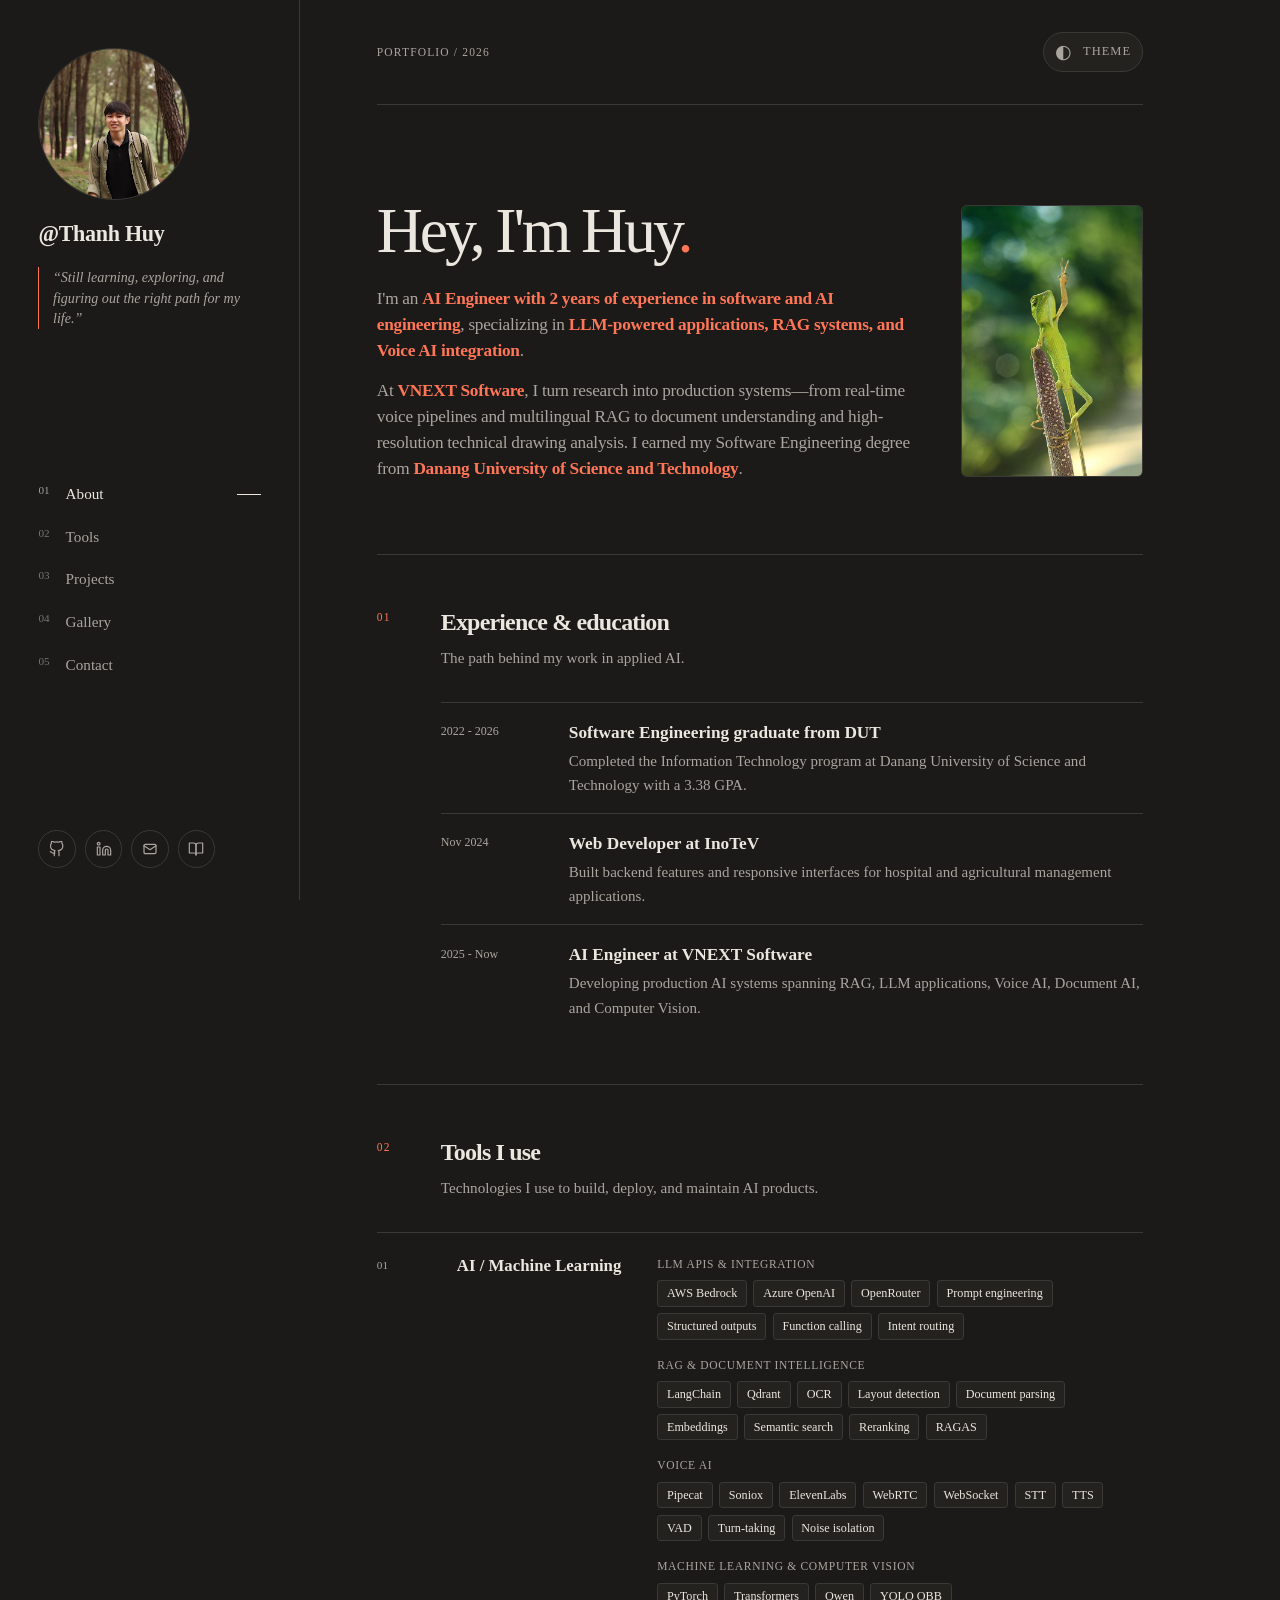
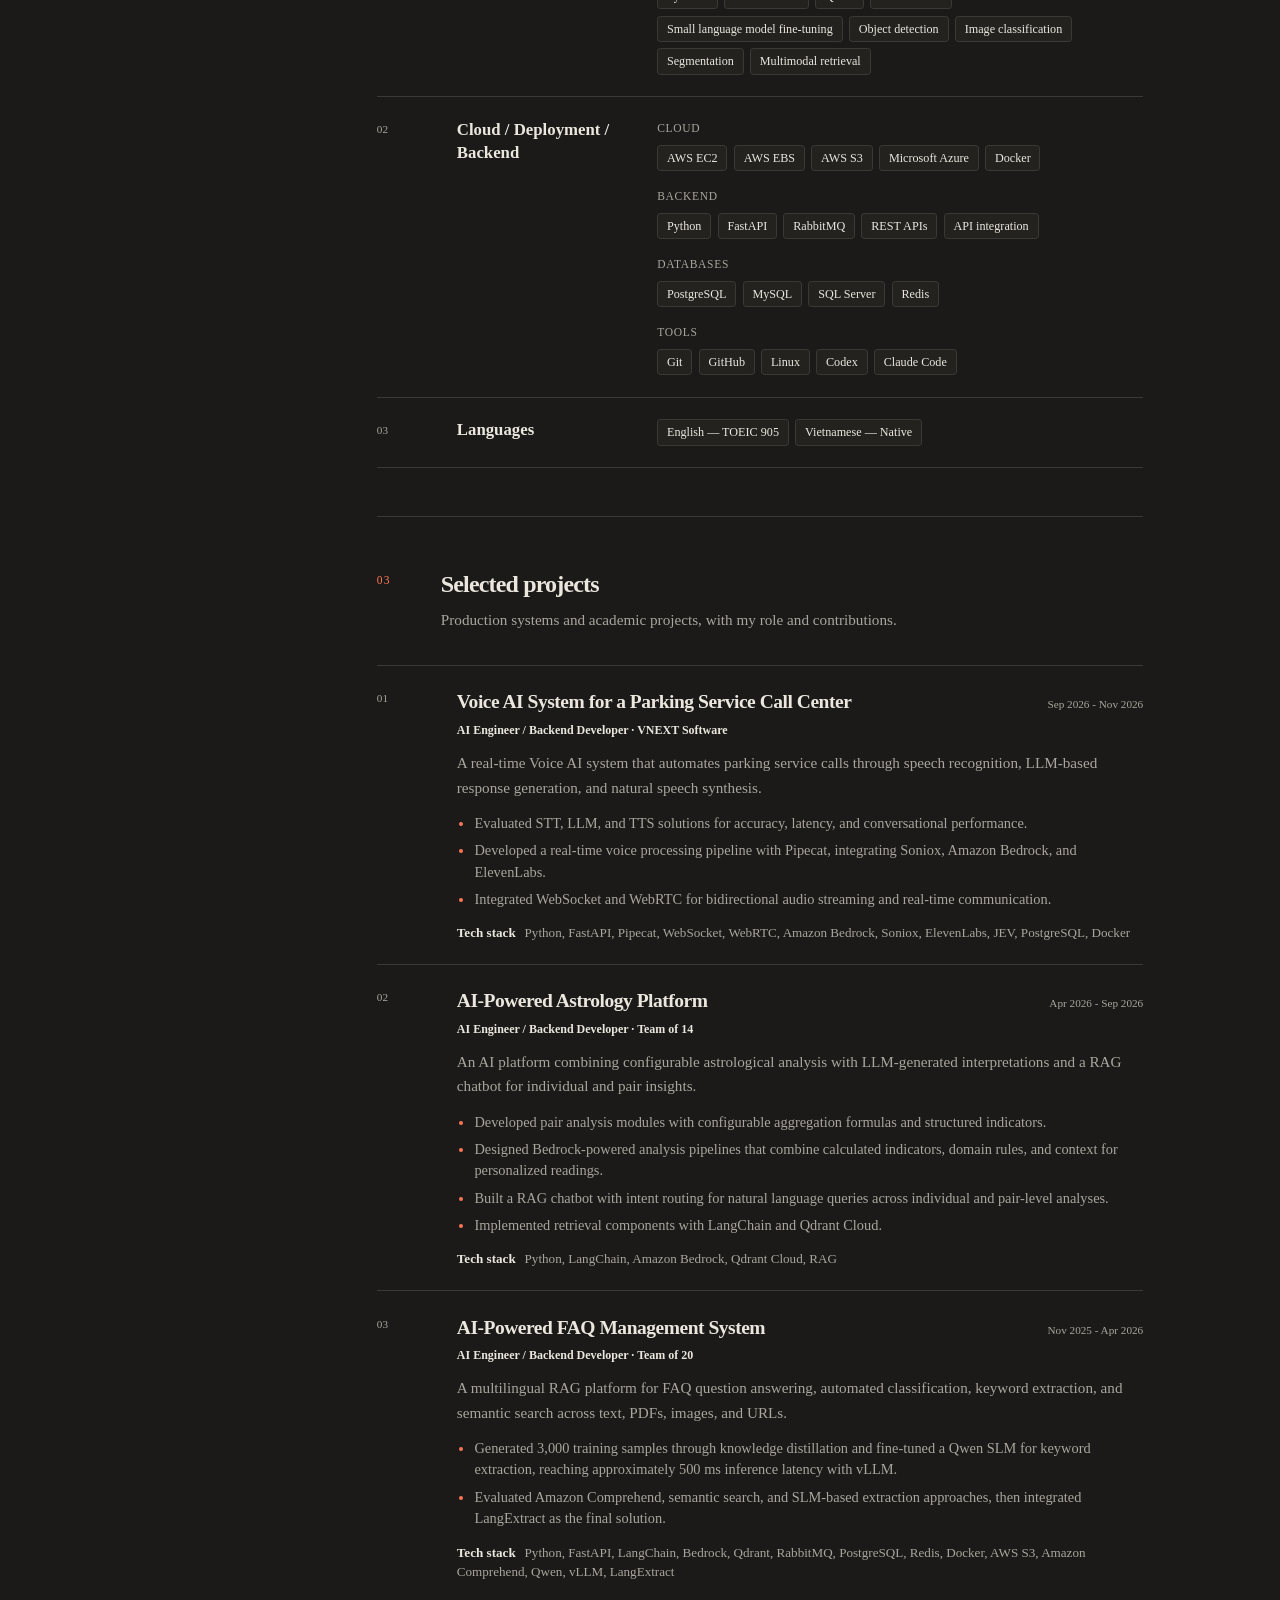
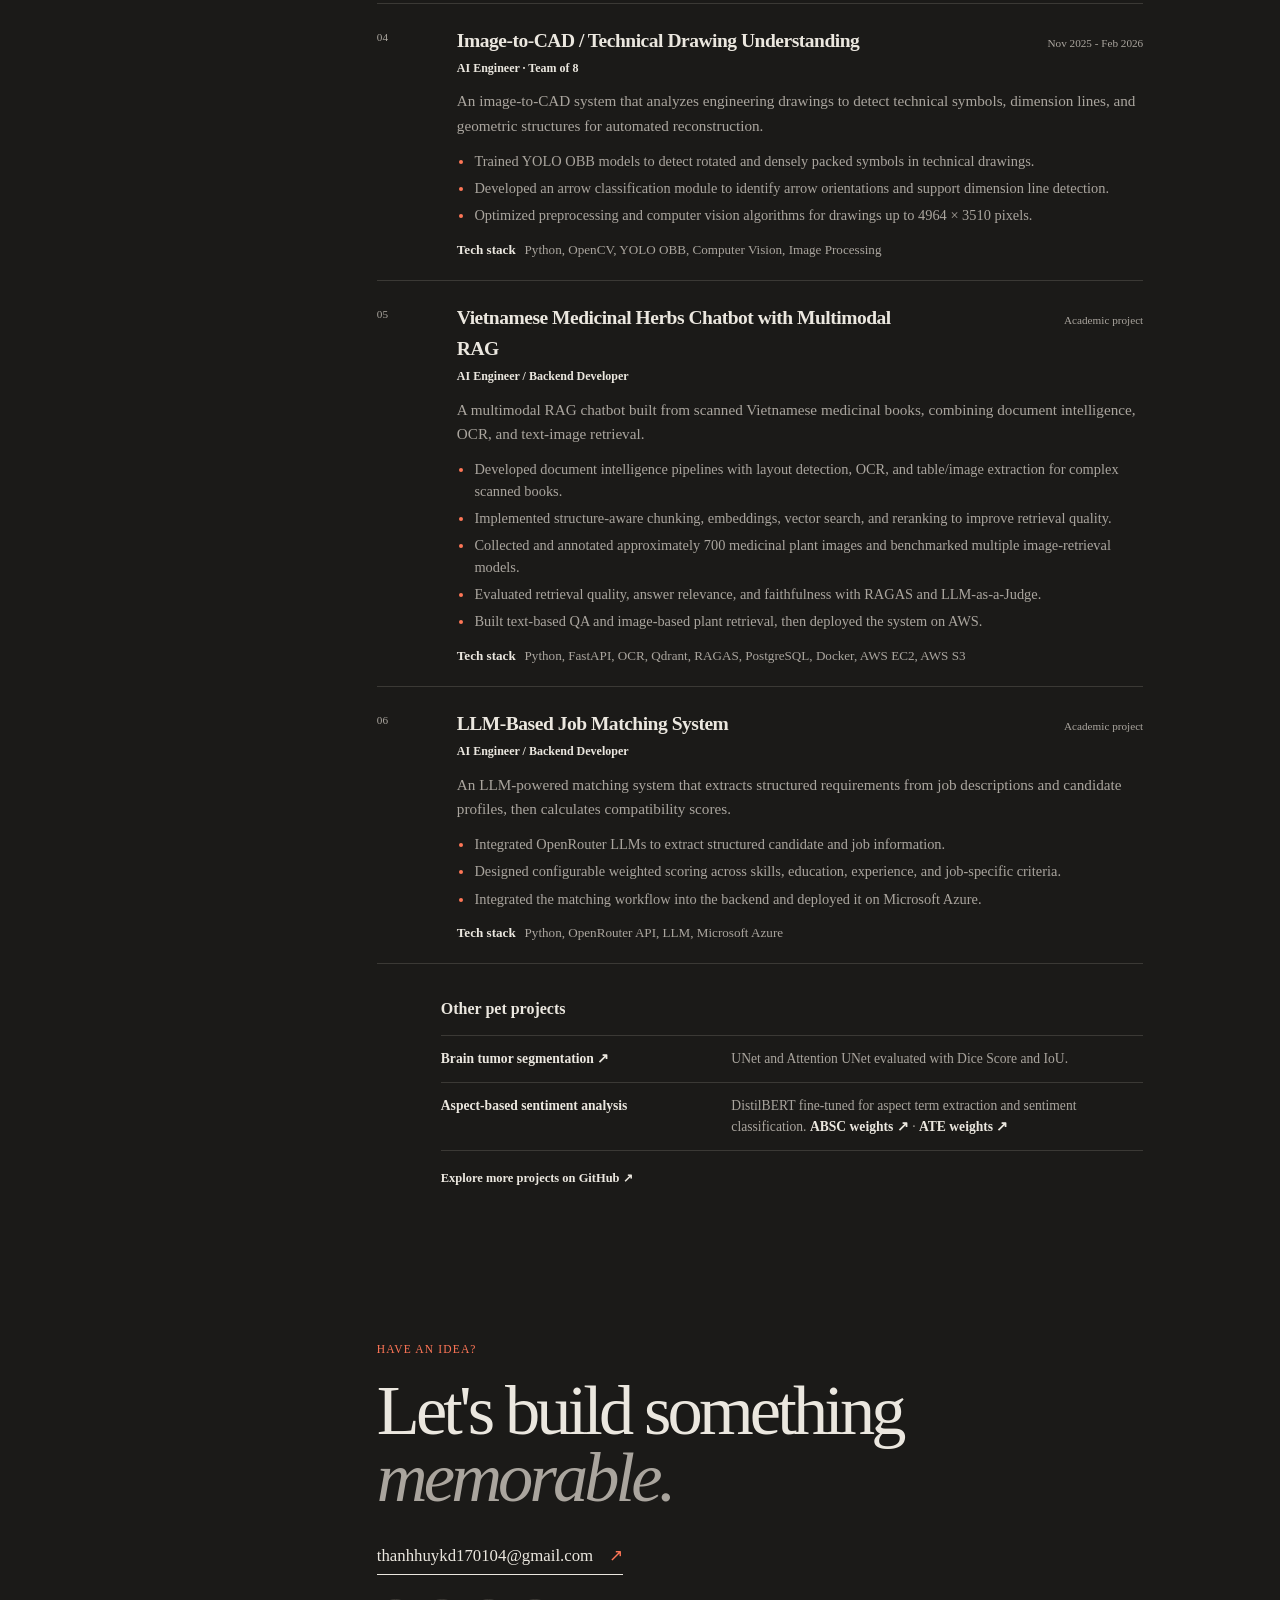
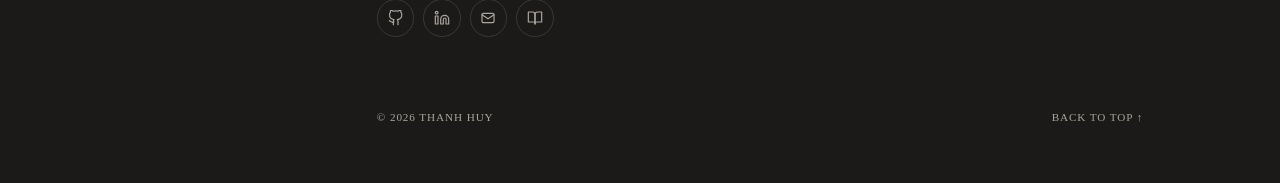
<file: index.html>
<!doctype html>
<html lang="en" class="dark">
  <head>
    <meta charset="UTF-8" />
    <meta name="viewport" content="width=device-width, initial-scale=1.0" />
    <meta
      name="description"
      content="Thanh Huy is an AI Engineer building production LLM, RAG, Voice AI, Document AI, and Computer Vision systems."
    />
    <meta name="theme-color" content="#f4f1eb" />
    <title>Thanh Huy — AI Engineer</title>
    <script>
      let savedTheme = "dark";
      try {
        savedTheme = localStorage.getItem("theme") || "dark";
      } catch {}
      document.documentElement.classList.toggle("dark", savedTheme !== "light");
      document.querySelector('meta[name="theme-color"]').content = savedTheme === "light" ? "#f4f1eb" : "#1b1a18";
    </script>
    <link rel="stylesheet" href="styles.css" />
    <script src="script.js" defer></script>
  </head>
  <body>
    <a class="skip-link" id="skip-link" href="#main-a">Skip to main content</a>

    <div id="app">
      <section class="portfolio" aria-label="Portfolio">
        <div class="garden-shell">
          <aside class="garden-sidebar">
            <div class="sidebar-profile">
              <img
                class="sidebar-avatar"
                src="assets/avatar.jpg"
                alt="Portrait of Thanh Huy in a pine forest"
                width="288"
                height="288"
              />
              <a class="wordmark" href="#" aria-label="Home">
                <h2>@Thanh Huy</h2>
              </a>
              <blockquote class="sidebar-quote">
                <p>“Still learning, exploring, and figuring out the right path for my life.”</p>
              </blockquote>
            </div>

            <nav class="side-nav" aria-label="Main navigation">
              <a class="active" href="#about-a" aria-current="page"><span>01</span> About</a>
              <a href="#tools-a"><span>02</span> Tools</a>
              <a href="#work-a"><span>03</span> Projects</a>
              <a href="gallery.html"><span>04</span> Gallery</a>
              <a href="#contact-a"><span>05</span> Contact</a>
            </nav>

            <div class="sidebar-foot">
              <div class="socials">
                <a href="https://github.com/Thanhhuyluu" target="_blank" rel="noopener noreferrer" aria-label="GitHub" title="GitHub">
                  <svg viewBox="0 0 24 24" aria-hidden="true"><path d="M15 22v-4a4.8 4.8 0 0 0-1-3.5c3.28-.36 6.72-1.61 6.72-7.25A5.65 5.65 0 0 0 19.22 3.3 5.4 5.4 0 0 0 19.08.35S17.9 0 15 1.85a13.38 13.38 0 0 0-7 0C5.1 0 3.92.35 3.92.35a5.4 5.4 0 0 0-.14 2.95 5.65 5.65 0 0 0-1.5 3.95c0 5.64 3.44 6.89 6.72 7.25A4.8 4.8 0 0 0 8 18v4"/><path d="M9 18c-4.51 2-5-2-7-2"/></svg>
                </a>
                <a href="https://www.linkedin.com/in/huy-luu-6763a7280/" target="_blank" rel="noopener noreferrer" aria-label="LinkedIn" title="LinkedIn">
                  <svg viewBox="0 0 24 24" aria-hidden="true"><path d="M16 8a6 6 0 0 1 6 6v7h-4v-7a2 2 0 0 0-4 0v7h-4v-7a6 6 0 0 1 6-6z"/><rect width="4" height="12" x="2" y="9"/><circle cx="4" cy="4" r="2"/></svg>
                </a>
                <a href="mailto:thanhhuykd170104@gmail.com" aria-label="Email" title="Email">
                  <svg viewBox="0 0 24 24" aria-hidden="true"><rect width="18" height="14" x="3" y="5" rx="2"/><path d="m3 7 9 6 9-6"/></svg>
                </a>
                <a href="https://www.goodreads.com/user/show/158302206-huy-luu" target="_blank" rel="noopener noreferrer" aria-label="Goodreads" title="Goodreads">
                  <svg viewBox="0 0 24 24" aria-hidden="true"><path d="M2 3h6a4 4 0 0 1 4 4v14a3 3 0 0 0-3-3H2z"/><path d="M22 3h-6a4 4 0 0 0-4 4v14a3 3 0 0 1 3-3h7z"/></svg>
                </a>
              </div>
            </div>
          </aside>

          <main class="garden-main" id="main-a">
            <header class="mobile-header">
              <a class="wordmark" href="#">@Thanh Huy</a>
              <div class="mobile-actions">
                <a class="mobile-nav-link" href="gallery.html">Gallery</a>
                <button class="theme-toggle" type="button" aria-label="Toggle light and dark theme">
                  <span class="theme-icon" aria-hidden="true">◐</span>
                </button>
              </div>
            </header>

            <div class="desktop-toolbar">
              <span>Portfolio / 2026</span>
              <button class="theme-toggle" type="button" aria-label="Toggle light and dark theme">
                <span class="theme-icon" aria-hidden="true">◐</span>
                <span>Theme</span>
              </button>
            </div>

            <section class="hero-a" id="about-a">
              <div class="about-layout">
                <div class="about-copy">
                  <h1>Hey, I'm Huy<span class="accent-dot">.</span></h1>
                  <p class="hero-lede">
                    I'm an <strong>AI Engineer with 2 years of experience in software and AI engineering</strong>, specializing in <strong>LLM-powered applications, RAG systems, and Voice AI integration</strong>.
                  </p>
                  <p class="hero-lede">
                    At <strong>VNEXT Software</strong>, I turn research into production systems—from real-time voice pipelines and multilingual RAG to document understanding and high-resolution technical drawing analysis. I earned my Software Engineering degree from <strong>Danang University of Science and Technology</strong>.
                  </p>
                </div>
                <figure class="about-photo">
                  <img
                    src="assets/peace.jpg"
                    alt="A green lizard raising two toes like a peace sign"
                    width="600"
                    height="900"
                    decoding="async"
                  />
                </figure>
              </div>
            </section>

            <section class="timeline-section section-rule" aria-labelledby="timeline-title-a">
              <div class="section-heading">
                <p class="section-index">01</p>
                <div>
                  <h2 id="timeline-title-a">Experience &amp; education</h2>
                  <p>The path behind my work in applied AI.</p>
                </div>
              </div>
              <ol class="timeline">
                <li>
                  <time>2022 - 2026</time>
                  <div><strong>Software Engineering graduate from DUT</strong><p>Completed the Information Technology program at Danang University of Science and Technology with a 3.38 GPA.</p></div>
                </li>
                <li>
                  <time>Nov 2024</time>
                  <div><strong>Web Developer at InoTeV</strong><p>Built backend features and responsive interfaces for hospital and agricultural management applications.</p></div>
                </li>
                <li>
                  <time>2025 - Now</time>
                  <div><strong>AI Engineer at VNEXT Software</strong><p>Developing production AI systems spanning RAG, LLM applications, Voice AI, Document AI, and Computer Vision.</p></div>
                </li>
              </ol>
            </section>

            <section class="section-rule" id="tools-a" aria-labelledby="tools-title-a">
              <div class="section-heading">
                <p class="section-index">02</p>
                <div>
                  <h2 id="tools-title-a">Tools I use</h2>
                  <p>Technologies I use to build, deploy, and maintain AI products.</p>
                </div>
              </div>

              <div class="tool-groups">
                <article class="tool-group">
                  <p class="tool-number">01</p>
                  <h3>AI / Machine Learning</h3>
                  <div class="tool-details">
                    <div class="tool-cluster">
                      <h4>LLM APIs &amp; integration</h4>
                      <div class="tool-tags"><span>AWS Bedrock</span><span>Azure OpenAI</span><span>OpenRouter</span><span>Prompt engineering</span><span>Structured outputs</span><span>Function calling</span><span>Intent routing</span></div>
                    </div>
                    <div class="tool-cluster">
                      <h4>RAG &amp; document intelligence</h4>
                      <div class="tool-tags"><span>LangChain</span><span>Qdrant</span><span>OCR</span><span>Layout detection</span><span>Document parsing</span><span>Embeddings</span><span>Semantic search</span><span>Reranking</span><span>RAGAS</span></div>
                    </div>
                    <div class="tool-cluster">
                      <h4>Voice AI</h4>
                      <div class="tool-tags"><span>Pipecat</span><span>Soniox</span><span>ElevenLabs</span><span>WebRTC</span><span>WebSocket</span><span>STT</span><span>TTS</span><span>VAD</span><span>Turn-taking</span><span>Noise isolation</span></div>
                    </div>
                    <div class="tool-cluster">
                      <h4>Machine learning &amp; computer vision</h4>
                      <div class="tool-tags"><span>PyTorch</span><span>Transformers</span><span>Qwen</span><span>YOLO OBB</span><span>Small language model fine-tuning</span><span>Object detection</span><span>Image classification</span><span>Segmentation</span><span>Multimodal retrieval</span></div>
                    </div>
                  </div>
                </article>

                <article class="tool-group">
                  <p class="tool-number">02</p>
                  <h3>Cloud / Deployment / Backend</h3>
                  <div class="tool-details">
                    <div class="tool-cluster">
                      <h4>Cloud</h4>
                      <div class="tool-tags"><span>AWS EC2</span><span>AWS EBS</span><span>AWS S3</span><span>Microsoft Azure</span><span>Docker</span></div>
                    </div>
                    <div class="tool-cluster">
                      <h4>Backend</h4>
                      <div class="tool-tags"><span>Python</span><span>FastAPI</span><span>RabbitMQ</span><span>REST APIs</span><span>API integration</span></div>
                    </div>
                    <div class="tool-cluster">
                      <h4>Databases</h4>
                      <div class="tool-tags"><span>PostgreSQL</span><span>MySQL</span><span>SQL Server</span><span>Redis</span></div>
                    </div>
                    <div class="tool-cluster">
                      <h4>Tools</h4>
                      <div class="tool-tags"><span>Git</span><span>GitHub</span><span>Linux</span><span>Codex</span><span>Claude Code</span></div>
                    </div>
                  </div>
                </article>

                <article class="tool-group">
                  <p class="tool-number">03</p>
                  <h3>Languages</h3>
                  <div class="tool-details">
                    <div class="tool-tags"><span>English — TOEIC 905</span><span>Vietnamese — Native</span></div>
                  </div>
                </article>
              </div>
            </section>

            <section class="section-rule" id="work-a" aria-labelledby="work-title-a">
              <div class="section-heading section-heading-row">
                <div class="heading-cluster">
                  <p class="section-index">03</p>
                  <div><h2 id="work-title-a">Selected projects</h2><p>Production systems and academic projects, with my role and contributions.</p></div>
                </div>
              </div>
              <div class="project-list">
                <article class="project-row project-case">
                  <div class="project-number">01</div>
                  <div class="project-copy">
                    <div class="project-heading"><h3>Voice AI System for a Parking Service Call Center</h3><span>Sep 2026 - Nov 2026</span></div>
                    <p class="project-role">AI Engineer / Backend Developer · VNEXT Software</p>
                    <p>A real-time Voice AI system that automates parking service calls through speech recognition, LLM-based response generation, and natural speech synthesis.</p>
                    <ul class="project-highlights">
                      <li>Evaluated STT, LLM, and TTS solutions for accuracy, latency, and conversational performance.</li>
                      <li>Developed a real-time voice processing pipeline with Pipecat, integrating Soniox, Amazon Bedrock, and ElevenLabs.</li>
                      <li>Integrated WebSocket and WebRTC for bidirectional audio streaming and real-time communication.</li>
                    </ul>
                    <p class="project-stack"><strong>Tech stack</strong> Python, FastAPI, Pipecat, WebSocket, WebRTC, Amazon Bedrock, Soniox, ElevenLabs, JEV, PostgreSQL, Docker</p>
                  </div>
                </article>
                <article class="project-row project-case">
                  <div class="project-number">02</div>
                  <div class="project-copy">
                    <div class="project-heading"><h3>AI-Powered Astrology Platform</h3><span>Apr 2026 - Sep 2026</span></div>
                    <p class="project-role">AI Engineer / Backend Developer · Team of 14</p>
                    <p>An AI platform combining configurable astrological analysis with LLM-generated interpretations and a RAG chatbot for individual and pair insights.</p>
                    <ul class="project-highlights">
                      <li>Developed pair analysis modules with configurable aggregation formulas and structured indicators.</li>
                      <li>Designed Bedrock-powered analysis pipelines that combine calculated indicators, domain rules, and context for personalized readings.</li>
                      <li>Built a RAG chatbot with intent routing for natural language queries across individual and pair-level analyses.</li>
                      <li>Implemented retrieval components with LangChain and Qdrant Cloud.</li>
                    </ul>
                    <p class="project-stack"><strong>Tech stack</strong> Python, LangChain, Amazon Bedrock, Qdrant Cloud, RAG</p>
                  </div>
                </article>
                <article class="project-row project-case">
                  <div class="project-number">03</div>
                  <div class="project-copy">
                    <div class="project-heading"><h3>AI-Powered FAQ Management System</h3><span>Nov 2025 - Apr 2026</span></div>
                    <p class="project-role">AI Engineer / Backend Developer · Team of 20</p>
                    <p>A multilingual RAG platform for FAQ question answering, automated classification, keyword extraction, and semantic search across text, PDFs, images, and URLs.</p>
                    <ul class="project-highlights">
                      <li>Generated 3,000 training samples through knowledge distillation and fine-tuned a Qwen SLM for keyword extraction, reaching approximately 500 ms inference latency with vLLM.</li>
                      <li>Evaluated Amazon Comprehend, semantic search, and SLM-based extraction approaches, then integrated LangExtract as the final solution.</li>
                    </ul>
                    <p class="project-stack"><strong>Tech stack</strong> Python, FastAPI, LangChain, Bedrock, Qdrant, RabbitMQ, PostgreSQL, Redis, Docker, AWS S3, Amazon Comprehend, Qwen, vLLM, LangExtract</p>
                  </div>
                </article>
                <article class="project-row project-case">
                  <div class="project-number">04</div>
                  <div class="project-copy">
                    <div class="project-heading"><h3>Image-to-CAD / Technical Drawing Understanding</h3><span>Nov 2025 - Feb 2026</span></div>
                    <p class="project-role">AI Engineer · Team of 8</p>
                    <p>An image-to-CAD system that analyzes engineering drawings to detect technical symbols, dimension lines, and geometric structures for automated reconstruction.</p>
                    <ul class="project-highlights">
                      <li>Trained YOLO OBB models to detect rotated and densely packed symbols in technical drawings.</li>
                      <li>Developed an arrow classification module to identify arrow orientations and support dimension line detection.</li>
                      <li>Optimized preprocessing and computer vision algorithms for drawings up to 4964 × 3510 pixels.</li>
                    </ul>
                    <p class="project-stack"><strong>Tech stack</strong> Python, OpenCV, YOLO OBB, Computer Vision, Image Processing</p>
                  </div>
                </article>
                <article class="project-row project-case">
                  <div class="project-number">05</div>
                  <div class="project-copy">
                    <div class="project-heading"><h3>Vietnamese Medicinal Herbs Chatbot with Multimodal RAG</h3><span>Academic project</span></div>
                    <p class="project-role">AI Engineer / Backend Developer</p>
                    <p>A multimodal RAG chatbot built from scanned Vietnamese medicinal books, combining document intelligence, OCR, and text-image retrieval.</p>
                    <ul class="project-highlights">
                      <li>Developed document intelligence pipelines with layout detection, OCR, and table/image extraction for complex scanned books.</li>
                      <li>Implemented structure-aware chunking, embeddings, vector search, and reranking to improve retrieval quality.</li>
                      <li>Collected and annotated approximately 700 medicinal plant images and benchmarked multiple image-retrieval models.</li>
                      <li>Evaluated retrieval quality, answer relevance, and faithfulness with RAGAS and LLM-as-a-Judge.</li>
                      <li>Built text-based QA and image-based plant retrieval, then deployed the system on AWS.</li>
                    </ul>
                    <p class="project-stack"><strong>Tech stack</strong> Python, FastAPI, OCR, Qdrant, RAGAS, PostgreSQL, Docker, AWS EC2, AWS S3</p>
                  </div>
                </article>
                <article class="project-row project-case">
                  <div class="project-number">06</div>
                  <div class="project-copy">
                    <div class="project-heading"><h3>LLM-Based Job Matching System</h3><span>Academic project</span></div>
                    <p class="project-role">AI Engineer / Backend Developer</p>
                    <p>An LLM-powered matching system that extracts structured requirements from job descriptions and candidate profiles, then calculates compatibility scores.</p>
                    <ul class="project-highlights">
                      <li>Integrated OpenRouter LLMs to extract structured candidate and job information.</li>
                      <li>Designed configurable weighted scoring across skills, education, experience, and job-specific criteria.</li>
                      <li>Integrated the matching workflow into the backend and deployed it on Microsoft Azure.</li>
                    </ul>
                    <p class="project-stack"><strong>Tech stack</strong> Python, OpenRouter API, LLM, Microsoft Azure</p>
                  </div>
                </article>
              </div>
              <section class="pet-projects" aria-labelledby="pet-projects-title">
                <h3 id="pet-projects-title">Other pet projects</h3>
                <ul>
                  <li>
                    <a href="https://github.com/Thanhhuyluu/BrainTumorSegmentation" target="_blank" rel="noopener noreferrer">Brain tumor segmentation ↗</a>
                    <span>UNet and Attention UNet evaluated with Dice Score and IoU.</span>
                  </li>
                  <li>
                    <strong>Aspect-based sentiment analysis</strong>
                    <span>DistilBERT fine-tuned for aspect term extraction and sentiment classification. <a href="https://huggingface.co/ThanhHuyZZZ/absa-restaurants-distilbert" target="_blank" rel="noopener noreferrer">ABSC weights ↗</a> · <a href="https://huggingface.co/ThanhHuyZZZ/abte-restaurants-distilbert-base-uncased" target="_blank" rel="noopener noreferrer">ATE weights ↗</a></span>
                  </li>
                </ul>
                <a class="pet-projects-link" href="https://github.com/Thanhhuyluu" target="_blank" rel="noopener noreferrer">Explore more projects on GitHub ↗</a>
              </section>
            </section>

            <footer class="contact-footer" id="contact-a">
              <p class="kicker">Have an idea?</p>
              <h2>Let's build something<br /><em>memorable.</em></h2>
              <a class="primary-link" href="mailto:thanhhuykd170104@gmail.com">thanhhuykd170104@gmail.com <span>↗</span></a>
              <div class="socials contact-socials" aria-label="Social links">
                <a href="https://github.com/Thanhhuyluu" target="_blank" rel="noopener noreferrer" aria-label="GitHub" title="GitHub">
                  <svg viewBox="0 0 24 24" aria-hidden="true"><path d="M15 22v-4a4.8 4.8 0 0 0-1-3.5c3.28-.36 6.72-1.61 6.72-7.25A5.65 5.65 0 0 0 19.22 3.3 5.4 5.4 0 0 0 19.08.35S17.9 0 15 1.85a13.38 13.38 0 0 0-7 0C5.1 0 3.92.35 3.92.35a5.4 5.4 0 0 0-.14 2.95 5.65 5.65 0 0 0-1.5 3.95c0 5.64 3.44 6.89 6.72 7.25A4.8 4.8 0 0 0 8 18v4"/><path d="M9 18c-4.51 2-5-2-7-2"/></svg>
                </a>
                <a href="https://www.linkedin.com/in/huy-luu-6763a7280/" target="_blank" rel="noopener noreferrer" aria-label="LinkedIn" title="LinkedIn">
                  <svg viewBox="0 0 24 24" aria-hidden="true"><path d="M16 8a6 6 0 0 1 6 6v7h-4v-7a2 2 0 0 0-4 0v7h-4v-7a6 6 0 0 1 6-6z"/><rect width="4" height="12" x="2" y="9"/><circle cx="4" cy="4" r="2"/></svg>
                </a>
                <a href="mailto:thanhhuykd170104@gmail.com" aria-label="Email" title="Email">
                  <svg viewBox="0 0 24 24" aria-hidden="true"><rect width="18" height="14" x="3" y="5" rx="2"/><path d="m3 7 9 6 9-6"/></svg>
                </a>
                <a href="https://www.goodreads.com/user/show/158302206-huy-luu" target="_blank" rel="noopener noreferrer" aria-label="Goodreads" title="Goodreads">
                  <svg viewBox="0 0 24 24" aria-hidden="true"><path d="M2 3h6a4 4 0 0 1 4 4v14a3 3 0 0 0-3-3H2z"/><path d="M22 3h-6a4 4 0 0 0-4 4v14a3 3 0 0 1 3-3h7z"/></svg>
                </a>
              </div>
              <div class="footer-meta"><span>© 2026 Thanh Huy</span><a href="#">Back to top ↑</a></div>
            </footer>
          </main>

        </div>
      </section>
    </div>
  </body>
</html>
</file>
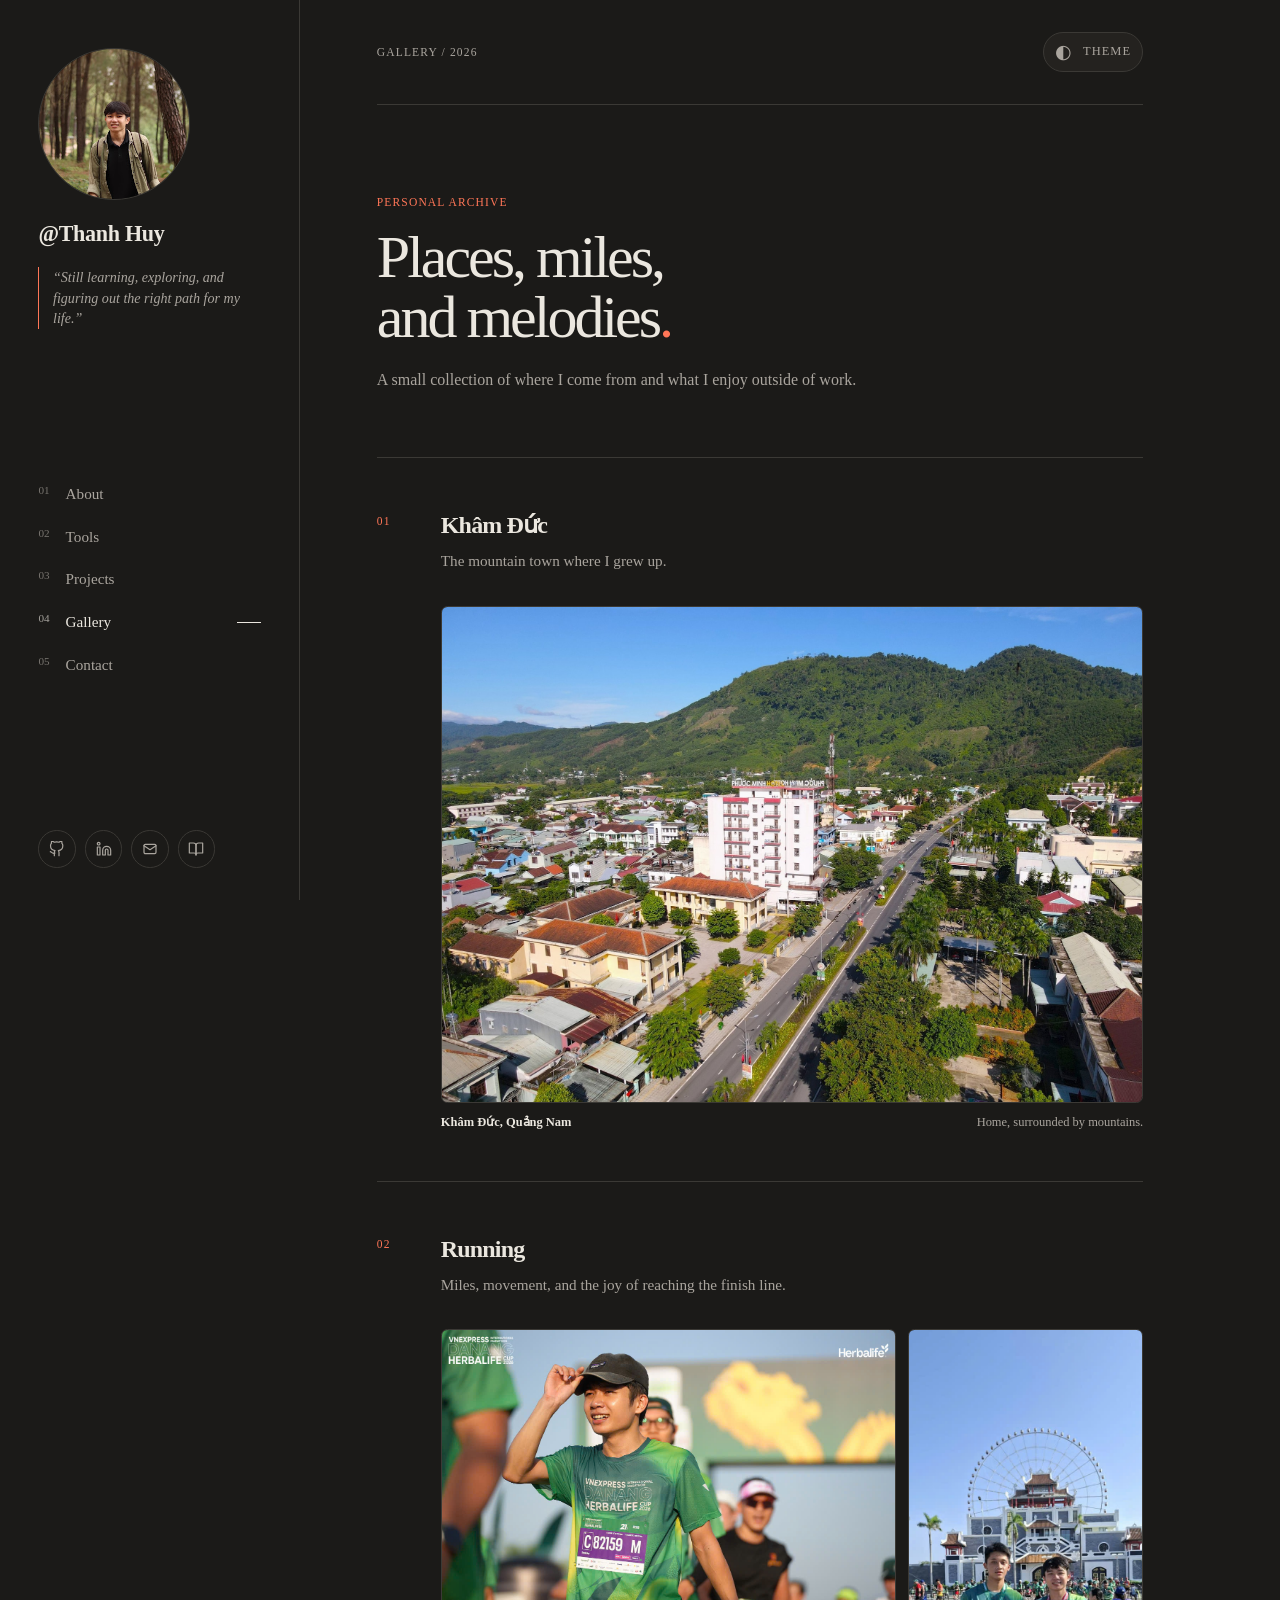
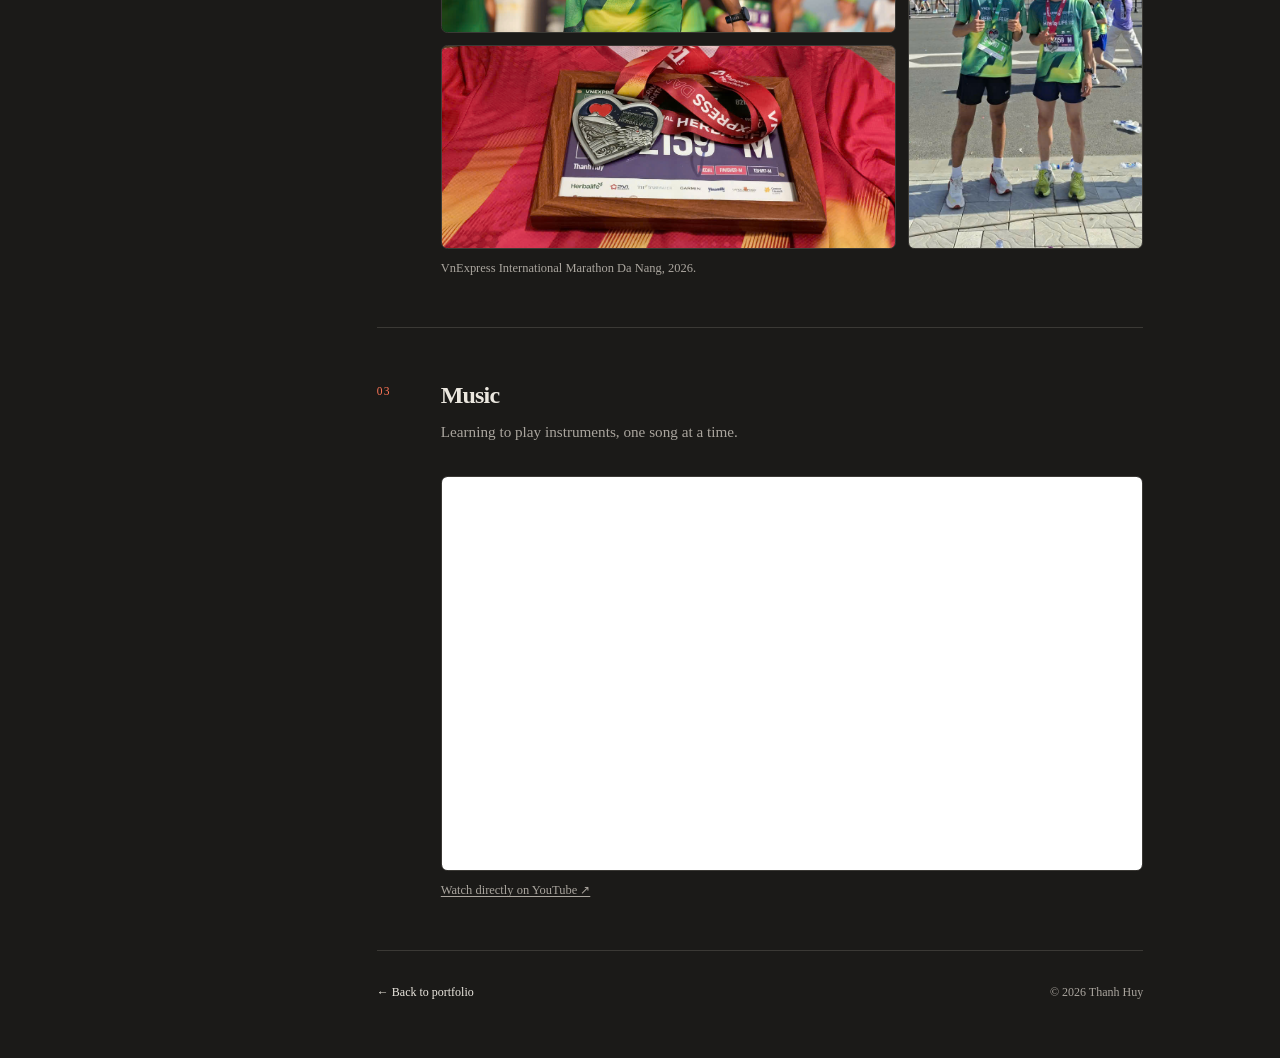
<file: gallery.html>
<!doctype html>
<html lang="en" class="dark">
  <head>
    <meta charset="UTF-8" />
    <meta name="viewport" content="width=device-width, initial-scale=1.0" />
    <meta
      name="description"
      content="Thanh Huy's gallery — home, running, and music."
    />
    <meta name="theme-color" content="#f4f1eb" />
    <title>Gallery — Thanh Huy</title>
    <script>
      let savedTheme = "dark";
      try {
        savedTheme = localStorage.getItem("theme") || "dark";
      } catch {}
      document.documentElement.classList.toggle("dark", savedTheme !== "light");
      document.querySelector('meta[name="theme-color"]').content = savedTheme === "light" ? "#f4f1eb" : "#1b1a18";
    </script>
    <link rel="stylesheet" href="styles.css" />
    <script src="script.js" defer></script>
  </head>
  <body>
    <a class="skip-link" href="#gallery-main">Skip to main content</a>

    <div id="app">
      <section class="portfolio" aria-label="Gallery">
        <div class="garden-shell">
          <aside class="garden-sidebar">
            <div class="sidebar-profile">
              <img
                class="sidebar-avatar"
                src="assets/avatar.jpg"
                alt="Portrait of Thanh Huy in a pine forest"
                width="288"
                height="288"
              />
              <a class="wordmark" href="index.html" aria-label="Home">
                <h2>@Thanh Huy</h2>
              </a>
              <blockquote class="sidebar-quote">
                <p>“Still learning, exploring, and figuring out the right path for my life.”</p>
              </blockquote>
            </div>

            <nav class="side-nav" aria-label="Main navigation">
              <a href="index.html#about-a"><span>01</span> About</a>
              <a href="index.html#tools-a"><span>02</span> Tools</a>
              <a href="index.html#work-a"><span>03</span> Projects</a>
              <a class="active" href="gallery.html" aria-current="page"><span>04</span> Gallery</a>
              <a href="index.html#contact-a"><span>05</span> Contact</a>
            </nav>

            <div class="sidebar-foot">
              <div class="socials">
                <a href="https://github.com/Thanhhuyluu" target="_blank" rel="noopener noreferrer" aria-label="GitHub" title="GitHub">
                  <svg viewBox="0 0 24 24" aria-hidden="true"><path d="M15 22v-4a4.8 4.8 0 0 0-1-3.5c3.28-.36 6.72-1.61 6.72-7.25A5.65 5.65 0 0 0 19.22 3.3 5.4 5.4 0 0 0 19.08.35S17.9 0 15 1.85a13.38 13.38 0 0 0-7 0C5.1 0 3.92.35 3.92.35a5.4 5.4 0 0 0-.14 2.95 5.65 5.65 0 0 0-1.5 3.95c0 5.64 3.44 6.89 6.72 7.25A4.8 4.8 0 0 0 8 18v4"/><path d="M9 18c-4.51 2-5-2-7-2"/></svg>
                </a>
                <a href="https://www.linkedin.com/in/huy-luu-6763a7280/" target="_blank" rel="noopener noreferrer" aria-label="LinkedIn" title="LinkedIn">
                  <svg viewBox="0 0 24 24" aria-hidden="true"><path d="M16 8a6 6 0 0 1 6 6v7h-4v-7a2 2 0 0 0-4 0v7h-4v-7a6 6 0 0 1 6-6z"/><rect width="4" height="12" x="2" y="9"/><circle cx="4" cy="4" r="2"/></svg>
                </a>
                <a href="mailto:thanhhuykd170104@gmail.com" aria-label="Email" title="Email">
                  <svg viewBox="0 0 24 24" aria-hidden="true"><rect width="18" height="14" x="3" y="5" rx="2"/><path d="m3 7 9 6 9-6"/></svg>
                </a>
                <a href="https://www.goodreads.com/user/show/158302206-huy-luu" target="_blank" rel="noopener noreferrer" aria-label="Goodreads" title="Goodreads">
                  <svg viewBox="0 0 24 24" aria-hidden="true"><path d="M2 3h6a4 4 0 0 1 4 4v14a3 3 0 0 0-3-3H2z"/><path d="M22 3h-6a4 4 0 0 0-4 4v14a3 3 0 0 1 3-3h7z"/></svg>
                </a>
              </div>
            </div>
          </aside>

          <main class="garden-main gallery-main" id="gallery-main">
            <header class="mobile-header">
              <a class="wordmark" href="index.html">@Thanh Huy</a>
              <div class="mobile-actions">
                <a class="mobile-nav-link" href="index.html">Home</a>
                <button class="theme-toggle" type="button" aria-label="Toggle light and dark theme">
                  <span class="theme-icon" aria-hidden="true">◐</span>
                </button>
              </div>
            </header>

            <div class="desktop-toolbar">
              <span>Gallery / 2026</span>
              <button class="theme-toggle" type="button" aria-label="Toggle light and dark theme">
                <span class="theme-icon" aria-hidden="true">◐</span>
                <span>Theme</span>
              </button>
            </div>

            <header class="gallery-hero">
              <p class="kicker">Personal archive</p>
              <h1>Places, miles, and melodies<span class="accent-dot">.</span></h1>
              <p>A small collection of where I come from and what I enjoy outside of work.</p>
            </header>

            <section class="gallery-section section-rule" aria-labelledby="home-title">
              <div class="section-heading">
                <p class="section-index">01</p>
                <div>
                  <h2 id="home-title">Khâm Đức</h2>
                  <p>The mountain town where I grew up.</p>
                </div>
              </div>
              <figure class="gallery-feature">
                <img
                  src="assets/Khamduc.jpg"
                  alt="An aerial view of Khâm Đức, a mountain town in Quảng Nam, Vietnam"
                  width="1920"
                  height="1357"
                  loading="eager"
                  decoding="async"
                />
                <figcaption>
                  <strong>Khâm Đức, Quảng Nam</strong>
                  <span>Home, surrounded by mountains.</span>
                </figcaption>
              </figure>
            </section>

            <section class="gallery-section section-rule" aria-labelledby="running-title">
              <div class="section-heading">
                <p class="section-index">02</p>
                <div>
                  <h2 id="running-title">Running</h2>
                  <p>Miles, movement, and the joy of reaching the finish line.</p>
                </div>
              </div>
              <div class="running-gallery" aria-label="Running photos">
                <figure class="running-card running-primary">
                  <img
                    src="assets/4e23e1c2c560443e1d71.jpg"
                    alt="Thanh Huy after running at the 2026 VnExpress International Marathon in Da Nang"
                    width="1280"
                    height="853"
                    loading="lazy"
                    decoding="async"
                  />
                </figure>
                <figure class="running-card running-medal">
                  <img
                    src="assets/4484016425c6a498fdd7.jpg"
                    alt="A finisher medal, race bib, and running shirt from the Da Nang marathon"
                    width="1280"
                    height="575"
                    loading="lazy"
                    decoding="async"
                  />
                </figure>
                <figure class="running-card running-portrait">
                  <img
                    src="assets/059f257801da8084d9cb.jpg"
                    alt="Thanh Huy and a friend posing with their medals after the race"
                    width="720"
                    height="1280"
                    loading="lazy"
                    decoding="async"
                  />
                </figure>
              </div>
              <p class="gallery-note">VnExpress International Marathon Da Nang, 2026.</p>
            </section>

            <section class="gallery-section section-rule" aria-labelledby="music-title">
              <div class="section-heading">
                <p class="section-index">03</p>
                <div>
                  <h2 id="music-title">Music</h2>
                  <p>Learning to play instruments, one song at a time.</p>
                </div>
              </div>
              <div class="video-frame">
                <iframe
                  src="https://www.youtube.com/embed/PUtcWYY9MGQ?rel=0&amp;origin=https%3A%2F%2Fthanhhuyluu.github.io"
                  title="Thanh Huy playing a musical instrument"
                  width="560"
                  height="315"
                  loading="lazy"
                  allow="accelerometer; autoplay; clipboard-write; encrypted-media; gyroscope; picture-in-picture; web-share"
                  referrerpolicy="strict-origin-when-cross-origin"
                  allowfullscreen
                ></iframe>
              </div>
              <a class="video-external-link" href="https://www.youtube.com/watch?v=PUtcWYY9MGQ" target="_blank" rel="noopener noreferrer">Watch directly on YouTube ↗</a>
            </section>

            <footer class="gallery-footer">
              <a href="index.html">← Back to portfolio</a>
              <span>© 2026 Thanh Huy</span>
            </footer>
          </main>
        </div>
      </section>
    </div>
  </body>
</html>
</file>
<file: styles.css>
:root {
  color-scheme: light;
  --paper: #f4f1eb;
  --surface: #ebe7df;
  --ink: #282725;
  --muted: #716f69;
  --line: #d4d0c7;
  --accent: #e04e2c;
  --lime: #d6ef68;
  --reading: "Iowan Old Style", "Palatino Linotype", Palatino, "Book Antiqua", Georgia, serif;
  --ui: var(--reading);
}

html.dark {
  color-scheme: dark;
  --paper: #1b1a18;
  --surface: #24221f;
  --ink: #ebe7df;
  --muted: #aaa59e;
  --line: #3b3935;
  --accent: #ff7657;
  --lime: #bad83b;
}

* { box-sizing: border-box; }
html { scroll-behavior: smooth; background: var(--paper); }
body { margin: 0; color: var(--ink); background: var(--paper); font-family: var(--reading); font-size: 16px; font-weight: 400; line-height: 1.6; transition: color .2s ease, background .2s ease; }
a { color: inherit; }
button { color: inherit; font: inherit; }
::selection { color: var(--paper); background: var(--ink); }
.skip-link { position: fixed; z-index: 1000; top: .75rem; left: .75rem; padding: .55rem .8rem; color: var(--paper); background: var(--ink); transform: translateY(-160%); }
.skip-link:focus { transform: none; }
.theme-toggle { display: inline-flex; min-height: 2.5rem; gap: .6rem; align-items: center; justify-content: center; padding: .45rem .7rem; border: 1px solid var(--line); border-radius: 999px; color: var(--muted); background: var(--surface); cursor: pointer; }
.theme-toggle:hover { color: var(--ink); }
.theme-icon { font-size: 1.2rem; line-height: 1; }
.icon-only { width: 2.35rem; height: 2.35rem; justify-content: center; border: 1px solid var(--line); border-radius: 50%; }
.kicker, .eyebrow, .section-index, .desktop-toolbar, .micro-label, .index-section-title, .index-status { font-family: var(--ui); font-size: .72rem; letter-spacing: .1em; text-transform: uppercase; }

/* Variant A — Digital garden */
.garden-shell { width: min(100%, 1440px); min-height: 100vh; margin: 0 auto; display: grid; grid-template-columns: 300px minmax(0, 1fr); }
.garden-sidebar { position: sticky; top: 0; height: 100vh; display: flex; flex-direction: column; justify-content: space-between; padding: 3rem 2.4rem 2rem; border-right: 1px solid var(--line); }
.wordmark { display: flex; gap: .65rem; align-items: center; font-family: var(--ui); font-size: .92rem; font-weight: 600; text-decoration: none; letter-spacing: -.02em; }
.wordmark h2 { margin: 0; }
.sidebar-profile .wordmark { margin-top: 1rem; }
.sidebar-avatar { display: block; width: 9.5rem; height: 9.5rem; border: 1px solid var(--line); border-radius: 50%; object-fit: cover; }
.sidebar-quote { max-width: 14rem; margin: 1rem 0 0; padding-left: .85rem; border-left: 1px solid var(--accent); color: var(--muted); font-size: .88rem; font-style: italic; line-height: 1.45; }
.sidebar-quote p { margin: 0; }
.wordmark-mark { display: grid; width: 2rem; height: 2rem; place-items: center; border-radius: 50%; color: #fff; background: var(--accent); font-family: var(--reading); font-size: 1rem; font-style: italic; }
.eyebrow { margin: 4.5rem 0 .65rem; color: var(--muted); }
.sidebar-intro { max-width: 23ch; margin: 0; font-size: 1.02rem; line-height: 1.5; }
.side-nav { display: grid; gap: .05rem; margin: 2rem 0; font-family: var(--ui); font-size: .95rem; }
.side-nav a { display: flex; gap: 1rem; padding: .55rem 0; color: var(--muted); text-decoration: none; }
.side-nav a span { font-size: .7rem; opacity: .65; }
.side-nav a:hover, .side-nav a.active { color: var(--ink); }
.side-nav a.active::after { width: 1.5rem; height: 1px; margin: auto 0 auto auto; content: ""; background: var(--ink); }
.availability { display: flex; gap: .55rem; align-items: center; margin-bottom: .75rem; color: var(--muted); font-family: var(--ui); font-size: .72rem; }
.availability span, .index-status span { width: .45rem; height: .45rem; border-radius: 50%; background: #65aa56; box-shadow: 0 0 0 4px color-mix(in srgb, #65aa56 15%, transparent); }
.socials { display: flex; flex-wrap: wrap; gap: .55rem; }
.socials a { display: grid; width: 2.35rem; height: 2.35rem; place-items: center; border: 1px solid var(--line); border-radius: 50%; color: var(--muted); text-decoration: none; transition: color .2s ease, border-color .2s ease, transform .2s ease; }
.socials a:hover { color: var(--accent); border-color: var(--accent); transform: translateY(-2px); }
.socials svg { width: 1rem; height: 1rem; fill: none; stroke: currentColor; stroke-width: 1.8; stroke-linecap: round; stroke-linejoin: round; }
.garden-main { width: min(100%, 920px); padding: 0 clamp(2rem, 6vw, 6rem); }
.desktop-toolbar { display: flex; justify-content: space-between; align-items: center; padding: 2rem 0; color: var(--muted); border-bottom: 1px solid var(--line); }
.desktop-toolbar .theme-toggle { font-size: .78rem; letter-spacing: .08em; text-transform: uppercase; }
.mobile-header { display: none; }
.mobile-actions { display: flex; gap: .65rem; align-items: center; }
.mobile-nav-link { color: var(--muted); font-size: .9rem; text-decoration: none; }
.mobile-nav-link:hover { color: var(--accent); }
.hero-a { padding: clamp(3.5rem, 8vw, 6rem) 0 clamp(3rem, 6vw, 4.5rem); }
.about-layout { display: grid; grid-template-columns: minmax(0, 3fr) minmax(8rem, 1fr); gap: clamp(1.5rem, 3vw, 2.5rem); align-items: start; }
.about-photo { overflow: hidden; margin: .25rem 0 0; border: 1px solid var(--line); border-radius: .35rem; background: var(--surface); }
.about-photo img { display: block; width: 100%; height: auto; }
.hero-a .kicker { margin: 0 0 1.25rem; color: var(--accent); }
.hero-a h1 { margin: 0; font-size: clamp(2.75rem, 5vw, 4.25rem); font-weight: 500; line-height: .95; letter-spacing: -.05em; }
.accent-dot { color: var(--accent); }
.hero-lede { max-width: 720px; margin: 1.5rem 0 0; color: var(--muted); font-size: clamp(1rem, 1.35vw, 1.125rem); font-weight: 400; line-height: 1.5; letter-spacing: -.015em; }
.hero-lede + .hero-lede { margin-top: .9rem; }
.hero-lede strong { color: var(--accent); font-weight: 700; }
.hero-lede em { color: var(--muted); font-weight: 400; }
.section-rule { padding: 3rem 0; border-top: 1px solid var(--line); }
.section-heading { display: grid; grid-template-columns: 4rem 1fr; margin-bottom: 2rem; }
.section-index { margin: .35rem 0 0; color: var(--accent); }
.section-heading h2 { margin: 0; font-size: 1.5rem; font-weight: 600; letter-spacing: -.035em; }
.section-heading p:not(.section-index) { margin: .3rem 0 0; color: var(--muted); font-size: .95rem; }
.section-heading-row { display: flex; justify-content: space-between; gap: 2rem; align-items: start; }
.heading-cluster { display: grid; grid-template-columns: 4rem 1fr; }
.text-link { flex: none; margin-top: .3rem; font-family: var(--ui); font-size: .75rem; text-decoration: none; }
.text-link span { color: var(--accent); }
.timeline { margin: 0 0 0 4rem; padding: 0; list-style: none; }
.timeline li { display: grid; grid-template-columns: 7rem 1fr; gap: 1rem; padding: 1rem 0; border-top: 1px solid var(--line); }
.timeline time { padding-top: .2rem; color: var(--muted); font-family: var(--ui); font-size: .75rem; }
.timeline strong { font-size: 1.08rem; font-weight: 600; }
.timeline p { margin: .15rem 0 0; color: var(--muted); font-size: .94rem; }
.tool-groups { border-top: 1px solid var(--line); }
.tool-group { display: grid; grid-template-columns: 4rem minmax(9rem, .55fr) minmax(0, 1.45fr); gap: 1rem; padding: 1.35rem 0; border-bottom: 1px solid var(--line); }
.tool-number { margin: .15rem 0 0; color: var(--muted); font-size: .7rem; }
.tool-group h3 { margin: 0; font-size: 1.05rem; font-weight: 600; line-height: 1.35; }
.tool-details { display: grid; gap: 1rem; }
.tool-cluster h4 { margin: 0 0 .45rem; color: var(--muted); font-size: .72rem; font-weight: 500; letter-spacing: .06em; text-transform: uppercase; }
.tool-tags { display: flex; flex-wrap: wrap; gap: .4rem; }
.tool-tags span { padding: .25rem .55rem; border: 1px solid var(--line); border-radius: .2rem; background: var(--surface); color: var(--ink); font-size: .76rem; line-height: 1.35; }
.project-list { border-top: 1px solid var(--line); }
.project-row { display: grid; grid-template-columns: 4rem 1fr; gap: 1rem; align-items: start; padding: 1.3rem 0; border-bottom: 1px solid var(--line); }
.project-number { padding-top: .25rem; color: var(--muted); font-family: var(--ui); font-size: .7rem; }
.project-copy h3 { margin: 0; font-size: 1.22rem; font-weight: 600; letter-spacing: -.025em; }
.project-copy p { margin: .25rem 0 .7rem; color: var(--muted); font-size: .95rem; }
.project-heading { display: flex; gap: 1rem; align-items: baseline; justify-content: space-between; }
.project-heading h3 { max-width: 30rem; }
.project-heading span { flex: none; color: var(--muted); font-family: var(--ui); font-size: .7rem; white-space: nowrap; }
.project-copy .project-role { margin-top: .2rem; color: var(--ink); font-family: var(--ui); font-size: .75rem; font-weight: 600; }
.project-highlights { display: grid; gap: .35rem; margin: .8rem 0; padding-left: 1.1rem; color: var(--muted); font-size: .9rem; line-height: 1.5; }
.project-highlights li::marker { color: var(--accent); }
.project-copy .project-stack { margin: .8rem 0 0; font-size: .82rem; line-height: 1.5; }
.project-stack strong { margin-right: .35rem; color: var(--ink); font-weight: 600; }
.pet-projects { margin: 2rem 0 0 4rem; }
.pet-projects h3 { margin: 0 0 .8rem; font-size: 1rem; }
.pet-projects ul { margin: 0 0 .8rem; padding: 0; border-top: 1px solid var(--line); list-style: none; }
.pet-projects li { display: grid; grid-template-columns: minmax(12rem, .8fr) 1.2fr; gap: 1rem; padding: .75rem 0; border-bottom: 1px solid var(--line); color: var(--muted); font-size: .85rem; }
.pet-projects a, .pet-projects strong { color: var(--ink); font-weight: 600; text-decoration: none; }
.pet-projects a:hover { color: var(--accent); }
.pet-projects-link { font-size: .78rem; }
.contact-footer { padding: clamp(4.5rem, 8vw, 7rem) 0 3.5rem; }
.contact-footer .kicker { margin: 0 0 1.2rem; color: var(--accent); }
.contact-footer h2 { margin: 0; font-size: clamp(2.6rem, 5.5vw, 4.4rem); font-weight: 500; line-height: .95; letter-spacing: -.055em; }
.contact-footer h2 em { color: var(--muted); font-weight: inherit; }
.primary-link { display: inline-flex; gap: 1rem; margin-top: 2rem; padding-bottom: .25rem; border-bottom: 1px solid var(--ink); font-size: 1.05rem; text-decoration: none; }
.primary-link span { color: var(--accent); }
.contact-socials { margin-top: 1.5rem; }
.footer-meta { display: flex; justify-content: space-between; margin-top: 4.5rem; color: var(--muted); font-family: var(--ui); font-size: .7rem; text-transform: uppercase; letter-spacing: .08em; }
.footer-meta a { text-decoration: none; }

/* Gallery */
.gallery-hero { padding: clamp(3.5rem, 8vw, 5.5rem) 0 clamp(2.75rem, 6vw, 4rem); }
.gallery-hero .kicker { margin: 0 0 1rem; color: var(--accent); }
.gallery-hero h1 { max-width: 12ch; margin: 0; font-size: clamp(2.5rem, 5vw, 3.75rem); font-weight: 500; line-height: 1; letter-spacing: -.05em; }
.gallery-hero > p:last-child { max-width: 570px; margin: 1.25rem 0 0; color: var(--muted); font-size: 1rem; }
.gallery-feature, .running-gallery, .gallery-note, .video-frame, .video-external-link { margin-left: 4rem; }
.gallery-feature { margin-top: 0; margin-right: 0; margin-bottom: 0; }
.gallery-feature img { display: block; width: 100%; height: auto; border: 1px solid var(--line); border-radius: .4rem; }
.gallery-feature figcaption { display: flex; justify-content: space-between; gap: 1rem; margin-top: .65rem; color: var(--muted); font-size: .78rem; }
.gallery-feature figcaption strong { color: var(--ink); font-weight: 600; }
.running-gallery { display: grid; grid-template-columns: minmax(0, 1.45fr) minmax(9rem, .75fr); grid-template-rows: auto auto; gap: .75rem; }
.running-card { overflow: hidden; margin: 0; border: 1px solid var(--line); border-radius: .4rem; background: var(--surface); }
.running-card img { display: block; width: 100%; height: 100%; object-fit: cover; }
.running-primary { grid-column: 1; grid-row: 1; aspect-ratio: 1280 / 853; }
.running-medal { grid-column: 1; grid-row: 2; aspect-ratio: 1280 / 575; }
.running-portrait { grid-column: 2; grid-row: 1 / span 2; }
.gallery-note { margin-top: .65rem; margin-right: 0; margin-bottom: 0; color: var(--muted); font-size: .78rem; }
.video-frame { overflow: hidden; aspect-ratio: 16 / 9; border: 1px solid var(--line); border-radius: .4rem; background: #000; }
.video-frame iframe { display: block; width: 100%; height: 100%; border: 0; }
.video-external-link { display: inline-block; margin-top: .65rem; color: var(--muted); font-size: .78rem; text-underline-offset: .2em; }
.video-external-link:hover { color: var(--accent); }
.gallery-footer { display: flex; justify-content: space-between; gap: 2rem; padding: 2rem 0 3.5rem; border-top: 1px solid var(--line); color: var(--muted); font-size: .75rem; }
.gallery-footer a { color: var(--ink); text-decoration: none; }
.gallery-footer a:hover { color: var(--accent); }

@media (max-width: 1099px) {
  .garden-shell { grid-template-columns: 240px minmax(0, 1fr); }
  .garden-sidebar { padding: 2rem 1.5rem; }
}

@media (max-width: 760px) {
  body { font-size: 15.5px; }
  .garden-shell { display: block; }
  .garden-sidebar, .desktop-toolbar { display: none; }
  .garden-main { padding: 0 1.25rem; }
  .mobile-header { display: flex; justify-content: space-between; align-items: center; padding: 1.25rem 0; border-bottom: 1px solid var(--line); }
  .mobile-header .theme-toggle { width: 2.75rem; height: 2.75rem; padding: 0; }
  .hero-a { padding: 3.25rem 0; }
  .about-layout { display: block; }
  .about-photo { width: min(58%, 12rem); margin: 1.5rem 0 0 auto; }
  .hero-a h1 { font-size: clamp(2.75rem, 13vw, 3.5rem); }
  .hero-lede { font-size: clamp(.95rem, 4.2vw, 1.05rem); }
  .section-heading, .heading-cluster { grid-template-columns: 2.6rem 1fr; }
  .timeline { margin-left: 0; }
  .timeline li { grid-template-columns: 5.5rem 1fr; }
  .tool-group { grid-template-columns: 2.6rem 1fr; }
  .tool-details { grid-column: 2; }
  .project-row { grid-template-columns: 2.6rem 1fr; }
  .project-heading { display: block; }
  .project-heading span { display: block; margin-top: .2rem; white-space: normal; }
  .pet-projects { margin-left: 0; }
  .pet-projects li { display: block; }
  .pet-projects li span { display: block; margin-top: .1rem; }
  .gallery-hero { padding: 3.25rem 0; }
  .gallery-hero h1 { font-size: clamp(2.4rem, 11vw, 3.15rem); }
  .gallery-feature, .running-gallery, .gallery-note, .video-frame, .video-external-link { margin-left: 0; }
  .gallery-feature figcaption { flex-direction: column; gap: 0; }
  .running-gallery { display: flex; flex-direction: column; }
  .running-primary, .running-medal, .running-portrait { aspect-ratio: auto; }
  .running-primary { order: 1; }
  .running-portrait { order: 2; }
  .running-medal { order: 3; }
  .running-card img { width: 100%; height: auto; }
  .gallery-footer { flex-direction: column; gap: .4rem; }
}

@media (prefers-reduced-motion: reduce) {
  *, *::before, *::after { scroll-behavior: auto !important; transition-duration: .01ms !important; }
}
</file>
